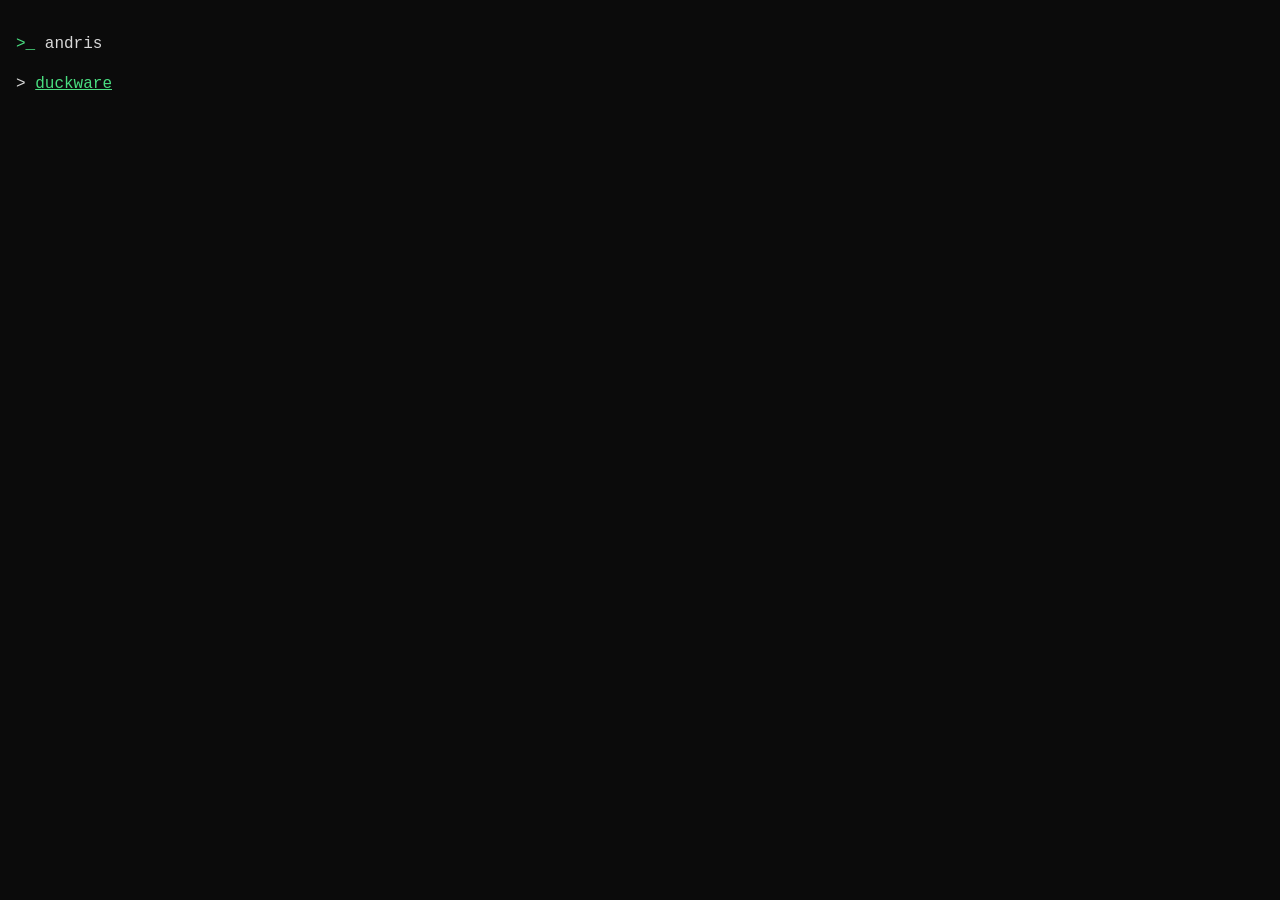
<file: index.html>
<!doctype html>
<html lang="en">
<head>
<meta charset="utf-8">
<meta name="viewport" content="width=device-width, initial-scale=1, viewport-fit=cover">
<meta name="theme-color" content="#0b0b0b">
<meta name="apple-mobile-web-app-capable" content="yes">
<meta name="mobile-web-app-capable" content="yes">
<meta name="apple-mobile-web-app-status-bar-style" content="black-translucent">
<meta name="apple-mobile-web-app-title" content="andris">
<link rel="manifest" href="/manifest.webmanifest">
<link rel="apple-touch-icon" href="/icons/icon-180.png">
<link rel="alternate" type="application/rss+xml" title="andris" href="/feed.xml">
<title>andris</title>
<link rel="icon" href="duckware/icons/duckware.png">
<style>
  body {
    margin: 0;
    padding: max(16px, env(safe-area-inset-top)) max(16px, env(safe-area-inset-right)) max(16px, env(safe-area-inset-bottom)) max(16px, env(safe-area-inset-left));
    background: #0b0b0b;
    color: #d8d8d8;
    font: 16px/1.5 Consolas, "Courier New", monospace;
    color-scheme: dark;
  }
  span {
    color: #4ade80;
  }
  a {
    color: #4ade80;
  }
  .post {
    margin-top: 32px;
    max-width: 640px;
  }
  .by {
    color: #8a8a8a;
  }
  .text {
    white-space: pre-wrap;
  }
</style>
</head>
<body>
<p><span>&gt;_</span> andris</p>
<p>&gt; <a href="duckware/">duckware</a></p>
<div id="posts"></div>
<script>
  // Posts written on /admin, newest first: who, when, and the text (shown as plain text).
  fetch("posts.json", { cache: "no-store" })
    .then((r) => r.json())
    .then((posts) => {
      for (const post of posts) {
        const el = document.createElement("div");
        el.className = "post";
        const by = document.createElement("div");
        by.className = "by";
        by.textContent = `${post.user} · ${new Date(post.date).toLocaleDateString("nb-NO", { day: "numeric", month: "long", year: "numeric" })}`;
        const text = document.createElement("div");
        text.className = "text";
        text.textContent = post.text;
        el.append(by, text);
        document.getElementById("posts").append(el);
      }
    })
    .catch(() => {});
</script>
<script>if ("serviceWorker" in navigator) navigator.serviceWorker.register("/sw.js");</script>
</body>
</html>
</file>
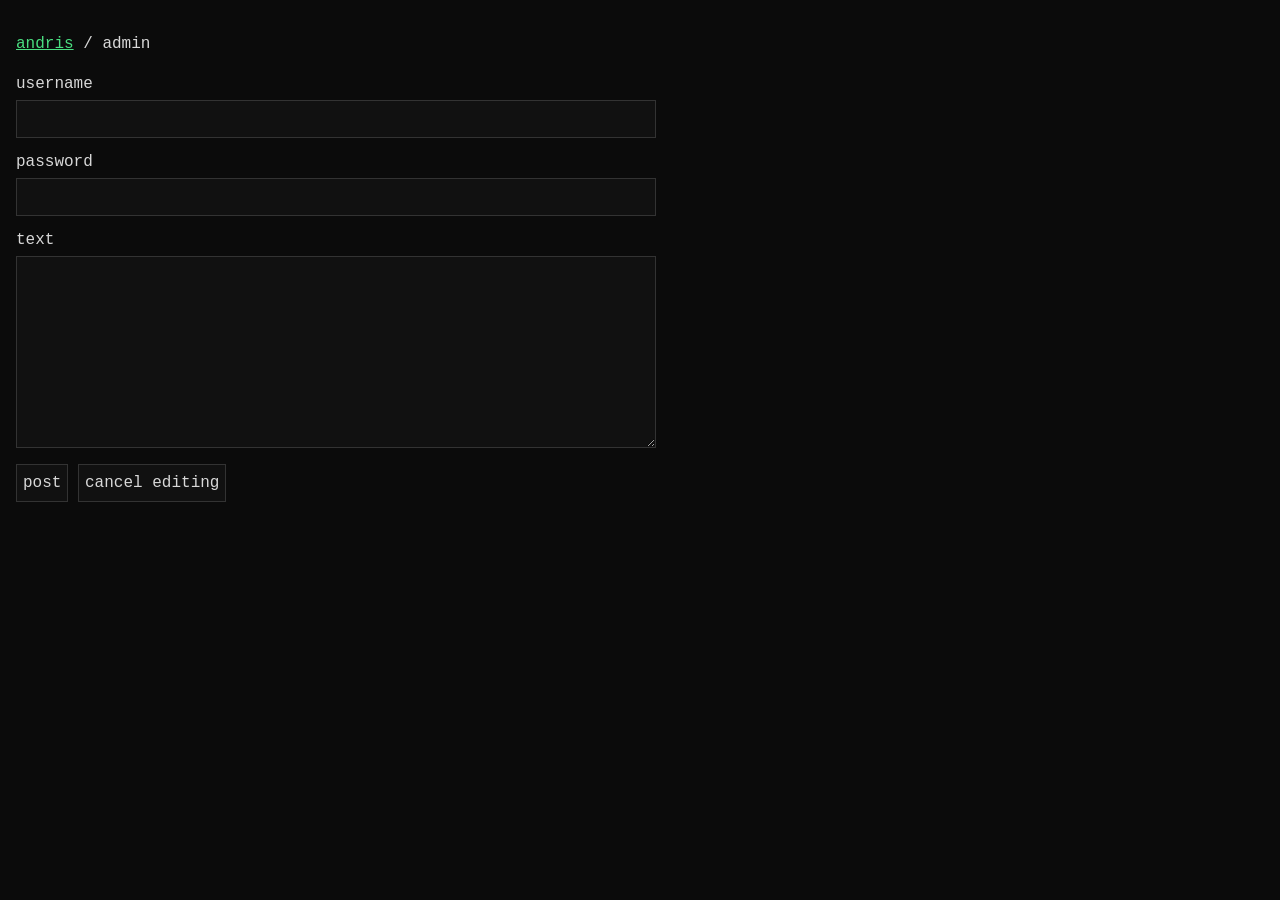
<file: admin/index.html>
<!doctype html>
<html lang="en">
<head>
<meta charset="utf-8">
<meta name="viewport" content="width=device-width, initial-scale=1, viewport-fit=cover">
<meta name="theme-color" content="#0b0b0b">
<meta name="apple-mobile-web-app-capable" content="yes">
<meta name="mobile-web-app-capable" content="yes">
<meta name="apple-mobile-web-app-status-bar-style" content="black-translucent">
<meta name="apple-mobile-web-app-title" content="andris">
<link rel="manifest" href="/manifest.webmanifest">
<link rel="apple-touch-icon" href="/icons/icon-180.png">
<meta name="robots" content="noindex">
<title>admin</title>
<link rel="icon" href="../duckware/icons/duckware.png">
<style>
  body {
    margin: 0;
    padding: max(16px, env(safe-area-inset-top)) max(16px, env(safe-area-inset-right)) max(16px, env(safe-area-inset-bottom)) max(16px, env(safe-area-inset-left));
    max-width: 640px;
    background: #0b0b0b;
    color: #d8d8d8;
    font: 16px/1.5 Consolas, "Courier New", monospace;
    color-scheme: dark;
  }
  a {
    color: #4ade80;
  }
  input,
  textarea,
  button {
    display: block;
    width: 100%;
    box-sizing: border-box;
    margin: 4px 0 12px;
    padding: 6px;
    border: 1px solid #333333;
    border-radius: 0;
    background: #111111;
    color: inherit;
    font: inherit;
  }
  .post {
    margin-top: 24px;
  }
  .by {
    color: #8a8a8a;
  }
  .text {
    white-space: pre-wrap;
  }
  textarea {
    height: 12em;
  }
  button {
    display: inline-block;
    width: auto;
    cursor: pointer;
  }
</style>
</head>
<body>
<p><a href="../">andris</a> / admin</p>
<form id="form">
  <label>username<input id="user" autocomplete="username" required></label>
  <label>password<input id="token" type="password" autocomplete="current-password" required></label>
  <label>text<textarea id="text" required></textarea></label>
  <button id="post">post</button> <button id="cancel" type="button" hidden>cancel editing</button>
</form>
<p id="status"></p>
<div id="posts"></div>
<script>
  // Posts live in posts.json in the site's GitHub repository, and feed.xml is made from them for
  // RSS readers. GitHub checks the password (an access token that may write to that repository);
  // nothing is checked in this page itself.
  const REPO = "https://api.github.com/repos/duckrice/duckrice.github.io/contents/";
  const $ = (id) => document.getElementById(id);
  const fromBase64 = (b64) => new TextDecoder().decode(Uint8Array.from(atob(b64.replace(/\n/g, "")), (c) => c.charCodeAt(0)));
  const toBase64 = (text) => btoa(String.fromCharCode(...new TextEncoder().encode(text)));
  const esc = (s) => s.replace(/&/g, "&amp;").replace(/</g, "&lt;").replace(/>/g, "&gt;");
  let editing = null;

  function feed(posts) {
    const items = posts.map((p) => `<item><title>${esc(p.text.split("\n")[0].slice(0, 80))}</title><description>${esc(p.text)}</description><author>${esc(p.user)}</author><pubDate>${new Date(p.date).toUTCString()}</pubDate><guid isPermaLink="false">${esc(p.date)}</guid><link>https://${location.host}/</link></item>`);
    return `<?xml version="1.0" encoding="UTF-8"?>\n<rss version="2.0"><channel><title>andris</title><link>https://${location.host}/</link><description>andris</description>${items.join("")}</channel></rss>\n`;
  }

  /** Reads the posts, lets `change` edit them, and saves posts.json and feed.xml. */
  async function update(change, message) {
    const user = $("user").value.trim();
    const headers = { Authorization: `Bearer ${$("token").value.trim()}`, Accept: "application/vnd.github+json" };
    const me = await fetch("https://api.github.com/user", { headers });
    if (!me.ok || (await me.json()).login.toLowerCase() !== user.toLowerCase()) throw new Error("wrong username or password.");
    const file = await (await fetch(REPO + "posts.json", { headers, cache: "no-store" })).json();
    const posts = change(JSON.parse(fromBase64(file.content)), user);
    const put = async (path, text, sha) => {
      const saved = await fetch(REPO + path, { method: "PUT", headers, body: JSON.stringify({ message, content: toBase64(text), ...(sha ? { sha } : {}) }) });
      if (!saved.ok) throw new Error(saved.status === 403 || saved.status === 404 ? "this password may not post." : "couldn't save.");
    };
    await put("posts.json", JSON.stringify(posts, null, 2) + "\n", file.sha);
    const old = await fetch(REPO + "feed.xml", { headers, cache: "no-store" });
    await put("feed.xml", feed(posts), old.ok ? (await old.json()).sha : null);
    show(posts);
  }

  function show(posts) {
    $("posts").replaceChildren(
      ...posts.map((p, i) => {
        const el = document.createElement("div");
        el.className = "post";
        const by = document.createElement("div");
        by.className = "by";
        by.textContent = `${p.user} · ${new Date(p.date).toLocaleDateString("nb-NO")} `;
        const edit = Object.assign(document.createElement("a"), { href: "#", textContent: "edit" });
        edit.addEventListener("click", (e) => {
          e.preventDefault();
          editing = p.date;
          $("text").value = p.text;
          $("post").textContent = "save";
          $("cancel").hidden = false;
          $("text").focus();
        });
        const del = Object.assign(document.createElement("a"), { href: "#", textContent: "delete" });
        del.addEventListener("click", (e) => {
          e.preventDefault();
          if (!confirm("delete this post?")) return;
          run(() => update((all) => all.filter((x) => x.date !== p.date), "Delete a post"), "deleted.");
        });
        by.append(edit, " ", del);
        const text = document.createElement("div");
        text.className = "text";
        text.textContent = p.text;
        el.append(by, text);
        return el;
      }),
    );
  }

  async function run(job, done) {
    $("status").textContent = "saving…";
    try {
      await job();
      $("status").textContent = `${done} the site shows it in a minute or two.`;
    } catch (error) {
      $("status").textContent = String(error.message ?? error);
    }
  }

  const stopEditing = () => {
    editing = null;
    $("text").value = "";
    $("post").textContent = "post";
    $("cancel").hidden = true;
  };
  $("cancel").addEventListener("click", stopEditing);
  $("form").addEventListener("submit", (event) => {
    event.preventDefault();
    const text = $("text").value.trim();
    const was = editing;
    run(async () => {
      await update((all, user) => (was ? all.map((x) => (x.date === was ? { ...x, text } : x)) : [{ user, date: new Date().toISOString(), text }, ...all]), was ? "Edit a post" : `Post by ${$("user").value.trim()}`);
      stopEditing();
    }, was ? "saved." : "posted.");
  });
  fetch("../posts.json", { cache: "no-store" }).then((r) => r.json()).then(show).catch(() => {});
</script>
<script>if ("serviceWorker" in navigator) navigator.serviceWorker.register("/sw.js");</script>
</body>
</html>
</file>
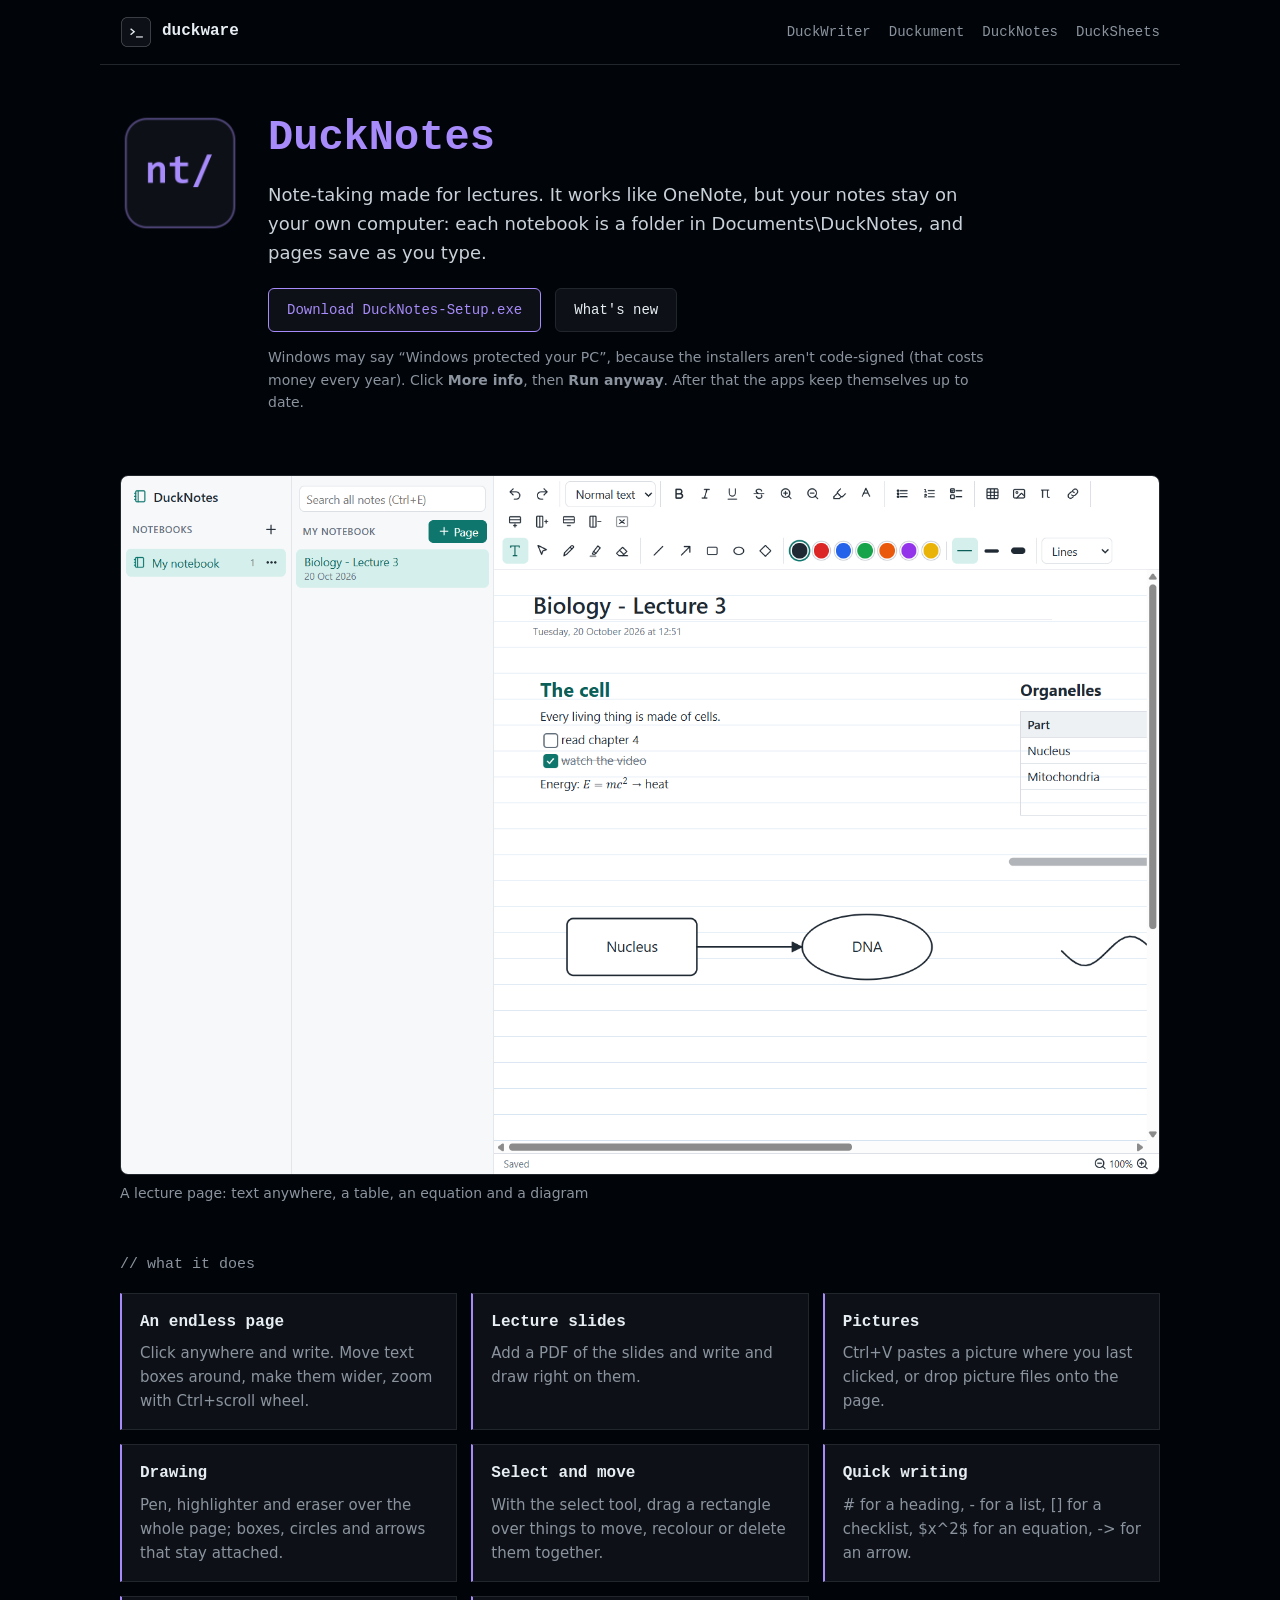
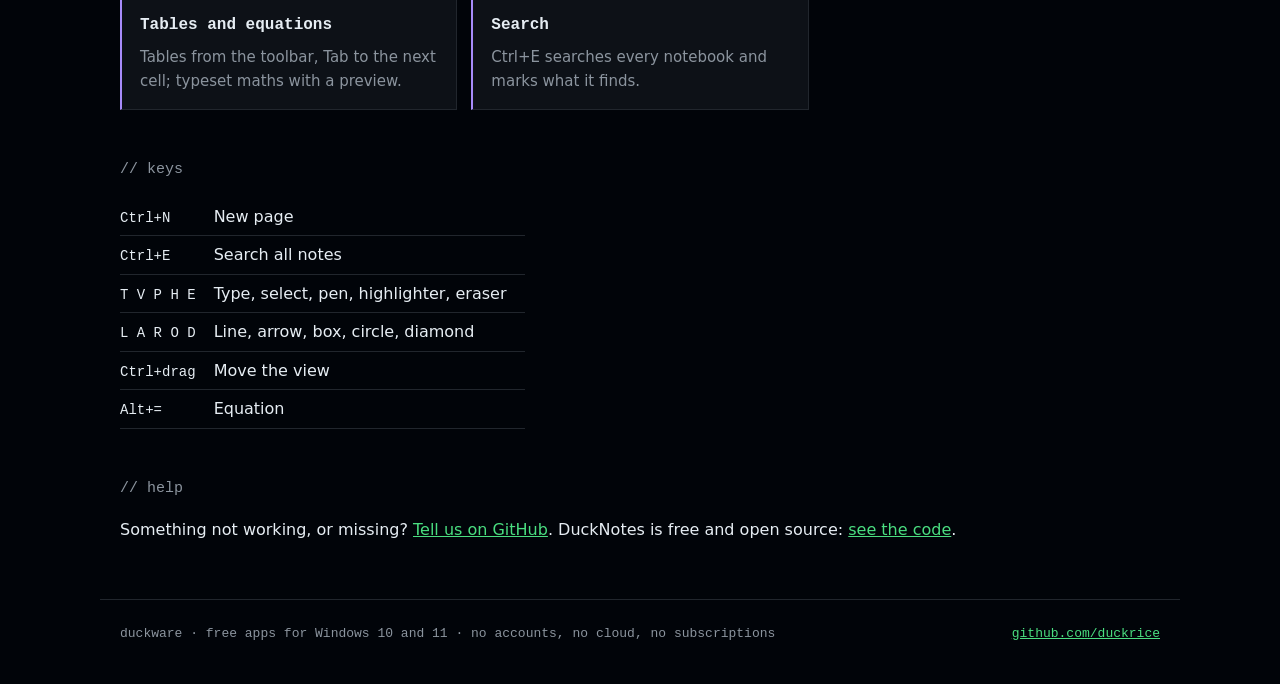
<file: ducknotes/index.html>
<!doctype html>
<html lang="en">
<head>
<meta charset="utf-8">
<meta name="viewport" content="width=device-width, initial-scale=1">
<title>DuckNotes: Notes for lectures, on an endless page, with drawing.</title>
<meta name="description" content="Note-taking made for lectures. It works like OneNote, but your notes stay on your own computer: each notebook is a folder in Documents\DuckNotes, and pages save as you type.">
<link rel="icon" href="../icons/duckware.png">
<link rel="stylesheet" href="../style.css">
</head>
<body>
<header class="top">
  <a class="brand" href="../"><img src="../icons/duckware.png" alt=""><span>duckware</span></a>
  <nav><a href="../duckwriter/" style="--c:#22d3ee">DuckWriter</a><a href="../duckument/" style="--c:#f59e0b">Duckument</a><a href="../ducknotes/" style="--c:#a78bfa">DuckNotes</a><a href="../ducksheets/" style="--c:#4ade80">DuckSheets</a></nav>
</header>
<main>
<section class="hero app" style="--c:#a78bfa">
  <img class="app-icon" src="../icons/ducknotes.png" alt="">
  <div>
    <h1>DuckNotes</h1>
    <p class="lead">Note-taking made for lectures. It works like OneNote, but your notes stay on your own computer: each notebook is a folder in Documents\DuckNotes, and pages save as you type.</p>
    <div class="actions">
      <a class="btn primary" href="https://github.com/duckrice/ducknotes/releases/latest/download/DuckNotes-Setup.exe">Download DuckNotes-Setup.exe</a>
      <a class="btn" href="https://github.com/duckrice/ducknotes/releases">What's new</a>
    </div>
    <p class="note">Windows may say <q>Windows protected your PC</q>, because the installers aren't code-signed (that costs money every year). Click <b>More info</b>, then <b>Run anyway</b>. After that the apps keep themselves up to date.</p>
  </div>
</section>
<section class="shots">
<figure><img class="shot" src="../shots/ducknotes.png" alt="A lecture page: text anywhere, a table, an equation and a diagram"><figcaption>A lecture page: text anywhere, a table, an equation and a diagram</figcaption></figure>
</section>
<section style="--c:#a78bfa">
  <h2>// what it does</h2>
  <div class="features">
    <div class="feature"><h3>An endless page</h3><p>Click anywhere and write. Move text boxes around, make them wider, zoom with Ctrl+scroll wheel.</p></div>
    <div class="feature"><h3>Lecture slides</h3><p>Add a PDF of the slides and write and draw right on them.</p></div>
    <div class="feature"><h3>Pictures</h3><p>Ctrl+V pastes a picture where you last clicked, or drop picture files onto the page.</p></div>
    <div class="feature"><h3>Drawing</h3><p>Pen, highlighter and eraser over the whole page; boxes, circles and arrows that stay attached.</p></div>
    <div class="feature"><h3>Select and move</h3><p>With the select tool, drag a rectangle over things to move, recolour or delete them together.</p></div>
    <div class="feature"><h3>Quick writing</h3><p># for a heading, - for a list, [] for a checklist, $x^2$ for an equation, -&gt; for an arrow.</p></div>
    <div class="feature"><h3>Tables and equations</h3><p>Tables from the toolbar, Tab to the next cell; typeset maths with a preview.</p></div>
    <div class="feature"><h3>Search</h3><p>Ctrl+E searches every notebook and marks what it finds.</p></div>
  </div>
  
</section>
<section>
  <h2>// keys</h2>
  <table class="keys">
    <tr><td><kbd>Ctrl+N</kbd></td><td>New page</td></tr>
    <tr><td><kbd>Ctrl+E</kbd></td><td>Search all notes</td></tr>
    <tr><td><kbd>T V P H E</kbd></td><td>Type, select, pen, highlighter, eraser</td></tr>
    <tr><td><kbd>L A R O D</kbd></td><td>Line, arrow, box, circle, diamond</td></tr>
    <tr><td><kbd>Ctrl+drag</kbd></td><td>Move the view</td></tr>
    <tr><td><kbd>Alt+=</kbd></td><td>Equation</td></tr>
  </table>
</section>
<section>
  <h2>// help</h2>
  <p>Something not working, or missing? <a href="https://github.com/duckrice/ducknotes/issues/new">Tell us on GitHub</a>. DuckNotes is free and open source: <a href="https://github.com/duckrice/ducknotes">see the code</a>.</p>
</section>
</main>
<footer class="bottom">
  <span>duckware · free apps for Windows 10 and 11 · no accounts, no cloud, no subscriptions</span>
  <a href="https://github.com/duckrice">github.com/duckrice</a>
</footer>
</body>
</html>
</file>
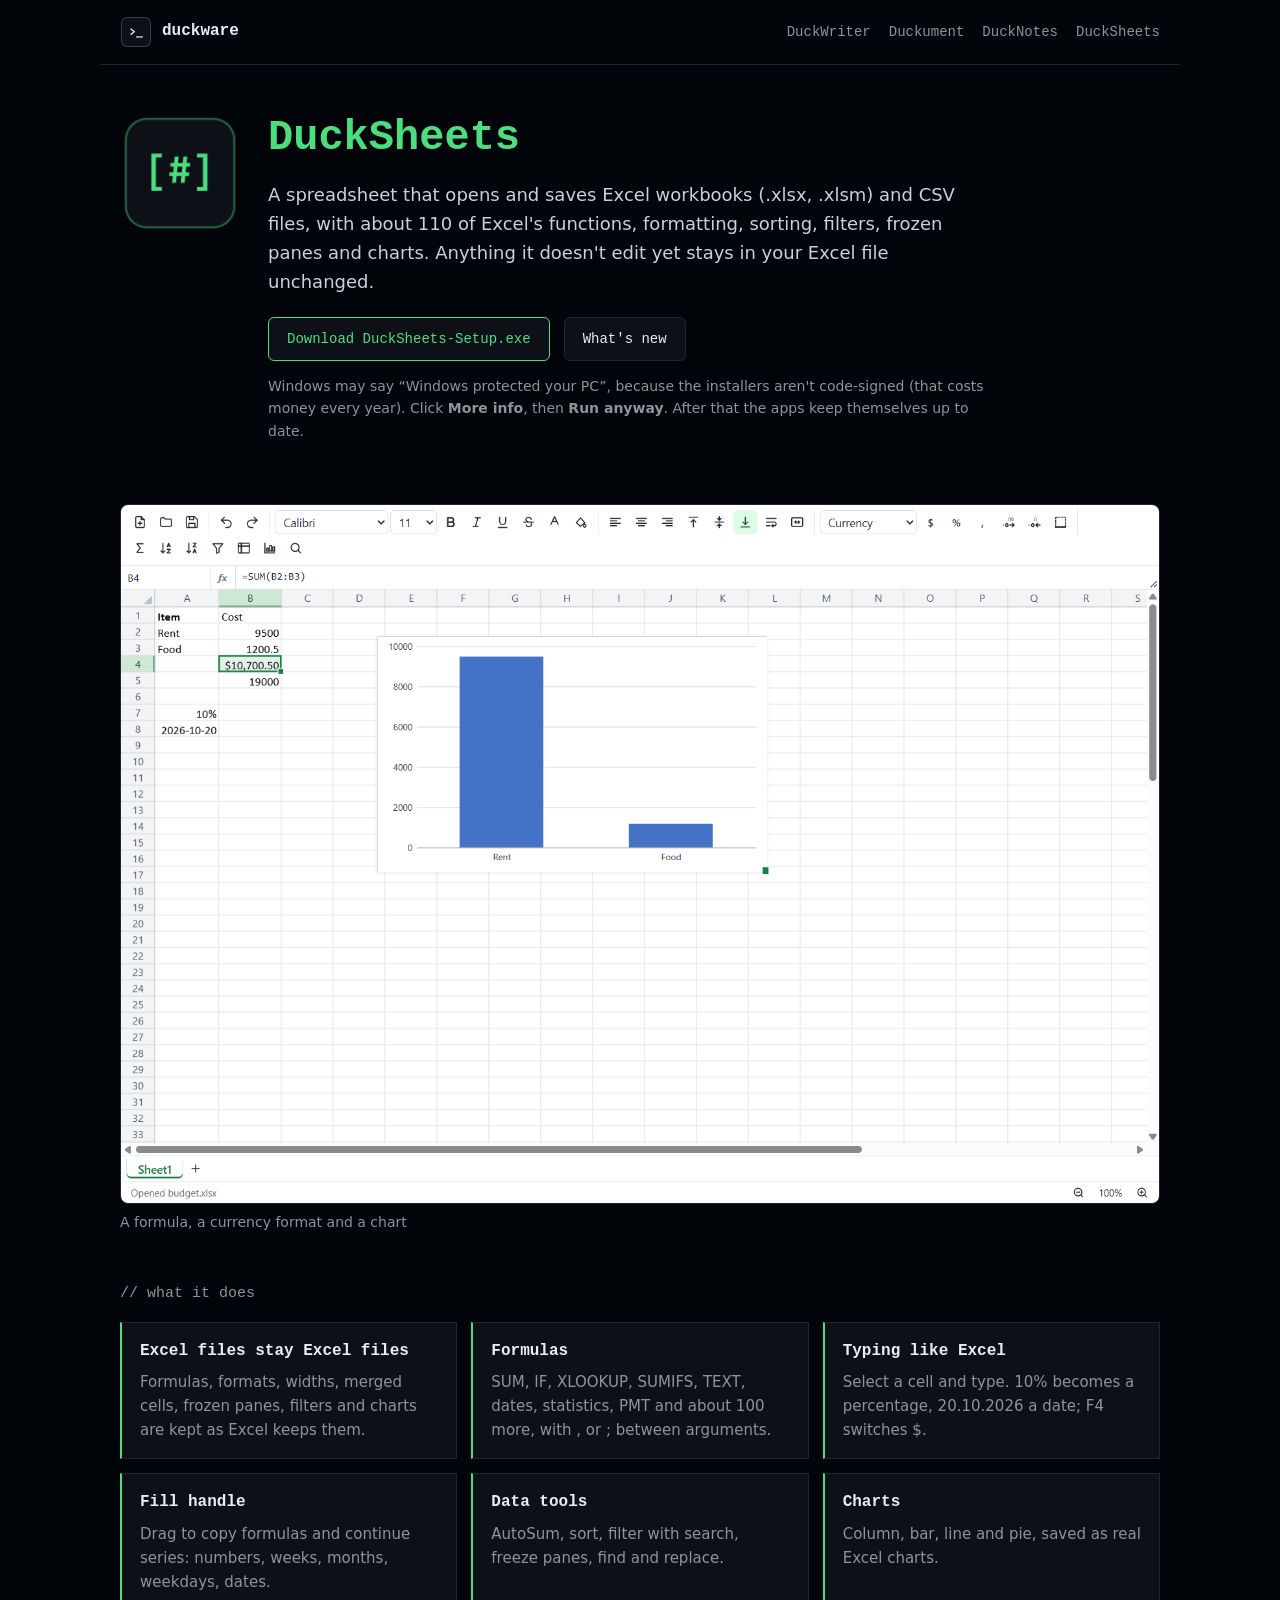
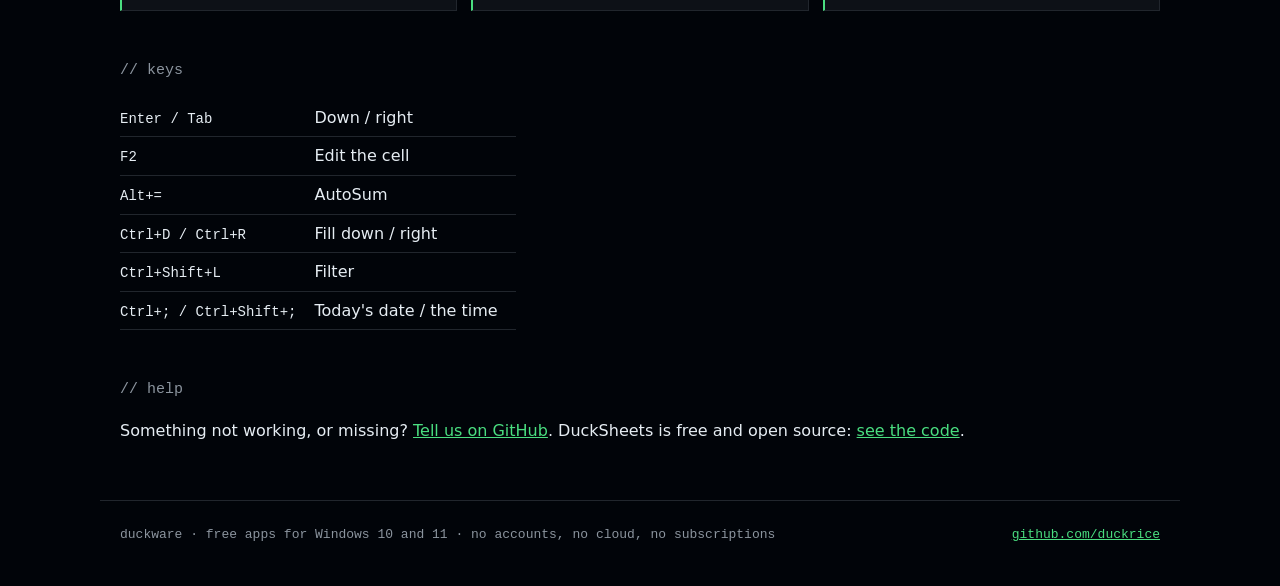
<file: ducksheets/index.html>
<!doctype html>
<html lang="en">
<head>
<meta charset="utf-8">
<meta name="viewport" content="width=device-width, initial-scale=1">
<title>DuckSheets: Spreadsheets that open and save Excel files.</title>
<meta name="description" content="A spreadsheet that opens and saves Excel workbooks (.xlsx, .xlsm) and CSV files, with about 110 of Excel's functions, formatting, sorting, filters, frozen panes and charts. Anything it doesn't edit yet stays in your Excel file unchanged.">
<link rel="icon" href="../icons/duckware.png">
<link rel="stylesheet" href="../style.css">
</head>
<body>
<header class="top">
  <a class="brand" href="../"><img src="../icons/duckware.png" alt=""><span>duckware</span></a>
  <nav><a href="../duckwriter/" style="--c:#22d3ee">DuckWriter</a><a href="../duckument/" style="--c:#f59e0b">Duckument</a><a href="../ducknotes/" style="--c:#a78bfa">DuckNotes</a><a href="../ducksheets/" style="--c:#4ade80">DuckSheets</a></nav>
</header>
<main>
<section class="hero app" style="--c:#4ade80">
  <img class="app-icon" src="../icons/ducksheets.png" alt="">
  <div>
    <h1>DuckSheets</h1>
    <p class="lead">A spreadsheet that opens and saves Excel workbooks (.xlsx, .xlsm) and CSV files, with about 110 of Excel's functions, formatting, sorting, filters, frozen panes and charts. Anything it doesn't edit yet stays in your Excel file unchanged.</p>
    <div class="actions">
      <a class="btn primary" href="https://github.com/duckrice/ducksheets/releases/latest/download/DuckSheets-Setup.exe">Download DuckSheets-Setup.exe</a>
      <a class="btn" href="https://github.com/duckrice/ducksheets/releases">What's new</a>
    </div>
    <p class="note">Windows may say <q>Windows protected your PC</q>, because the installers aren't code-signed (that costs money every year). Click <b>More info</b>, then <b>Run anyway</b>. After that the apps keep themselves up to date.</p>
  </div>
</section>
<section class="shots">
<figure><img class="shot" src="../shots/ducksheets.png" alt="A formula, a currency format and a chart"><figcaption>A formula, a currency format and a chart</figcaption></figure>
</section>
<section style="--c:#4ade80">
  <h2>// what it does</h2>
  <div class="features">
    <div class="feature"><h3>Excel files stay Excel files</h3><p>Formulas, formats, widths, merged cells, frozen panes, filters and charts are kept as Excel keeps them.</p></div>
    <div class="feature"><h3>Formulas</h3><p>SUM, IF, XLOOKUP, SUMIFS, TEXT, dates, statistics, PMT and about 100 more, with , or ; between arguments.</p></div>
    <div class="feature"><h3>Typing like Excel</h3><p>Select a cell and type. 10% becomes a percentage, 20.10.2026 a date; F4 switches $.</p></div>
    <div class="feature"><h3>Fill handle</h3><p>Drag to copy formulas and continue series: numbers, weeks, months, weekdays, dates.</p></div>
    <div class="feature"><h3>Data tools</h3><p>AutoSum, sort, filter with search, freeze panes, find and replace.</p></div>
    <div class="feature"><h3>Charts</h3><p>Column, bar, line and pie, saved as real Excel charts.</p></div>
  </div>
  
</section>
<section>
  <h2>// keys</h2>
  <table class="keys">
    <tr><td><kbd>Enter / Tab</kbd></td><td>Down / right</td></tr>
    <tr><td><kbd>F2</kbd></td><td>Edit the cell</td></tr>
    <tr><td><kbd>Alt+=</kbd></td><td>AutoSum</td></tr>
    <tr><td><kbd>Ctrl+D / Ctrl+R</kbd></td><td>Fill down / right</td></tr>
    <tr><td><kbd>Ctrl+Shift+L</kbd></td><td>Filter</td></tr>
    <tr><td><kbd>Ctrl+; / Ctrl+Shift+;</kbd></td><td>Today's date / the time</td></tr>
  </table>
</section>
<section>
  <h2>// help</h2>
  <p>Something not working, or missing? <a href="https://github.com/duckrice/ducksheets/issues/new">Tell us on GitHub</a>. DuckSheets is free and open source: <a href="https://github.com/duckrice/ducksheets">see the code</a>.</p>
</section>
</main>
<footer class="bottom">
  <span>duckware · free apps for Windows 10 and 11 · no accounts, no cloud, no subscriptions</span>
  <a href="https://github.com/duckrice">github.com/duckrice</a>
</footer>
</body>
</html>
</file>
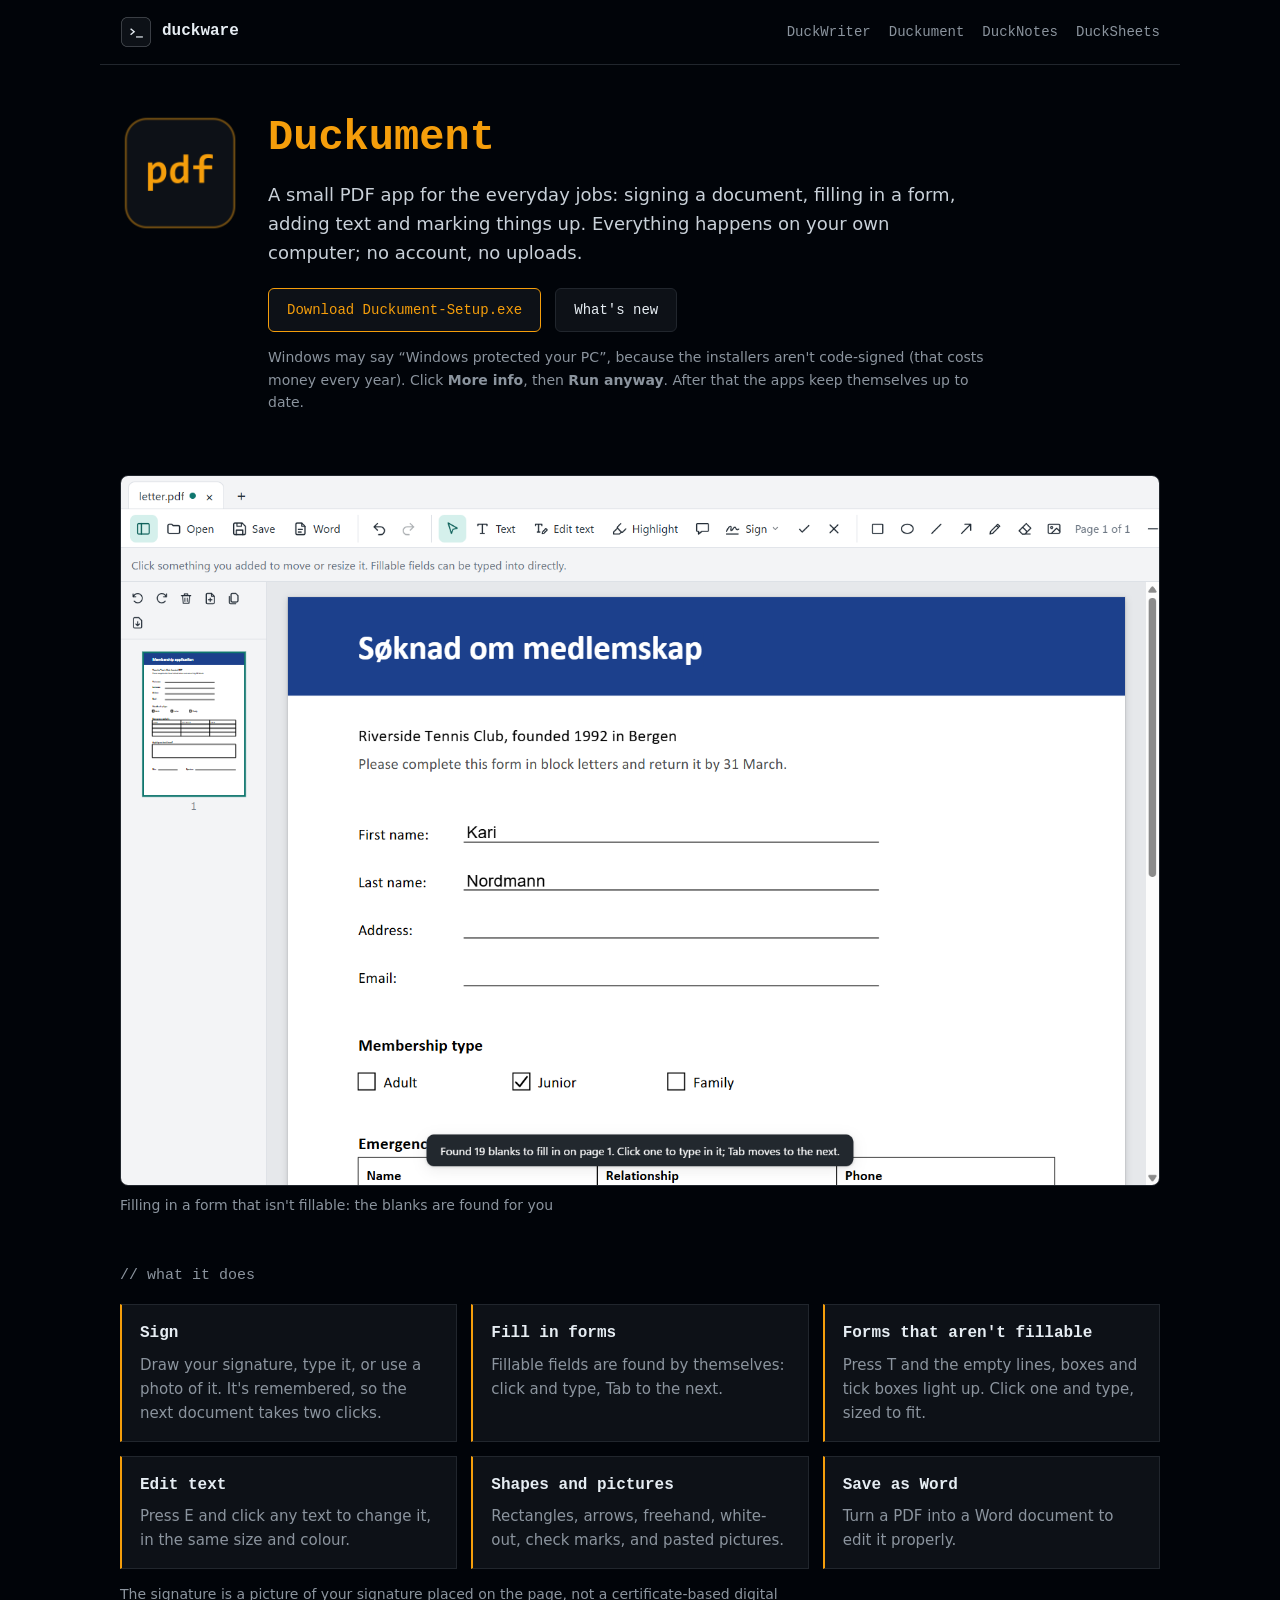
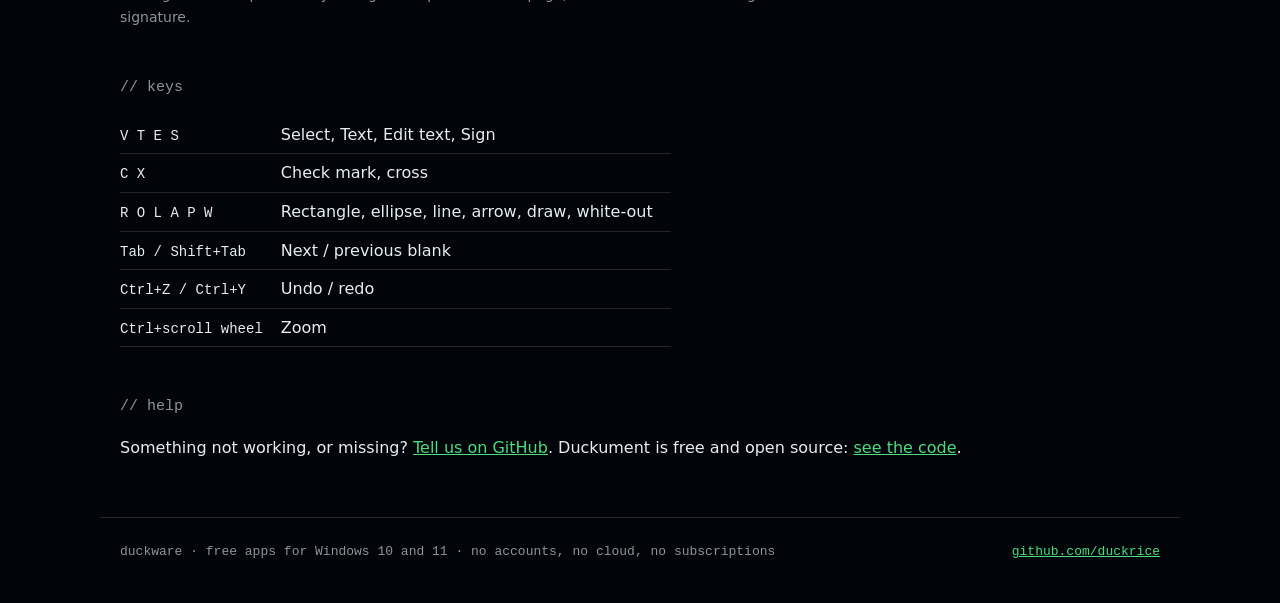
<file: duckument/index.html>
<!doctype html>
<html lang="en">
<head>
<meta charset="utf-8">
<meta name="viewport" content="width=device-width, initial-scale=1">
<title>Duckument: Sign, fill in and edit PDFs.</title>
<meta name="description" content="A small PDF app for the everyday jobs: signing a document, filling in a form, adding text and marking things up. Everything happens on your own computer; no account, no uploads.">
<link rel="icon" href="../icons/duckware.png">
<link rel="stylesheet" href="../style.css">
</head>
<body>
<header class="top">
  <a class="brand" href="../"><img src="../icons/duckware.png" alt=""><span>duckware</span></a>
  <nav><a href="../duckwriter/" style="--c:#22d3ee">DuckWriter</a><a href="../duckument/" style="--c:#f59e0b">Duckument</a><a href="../ducknotes/" style="--c:#a78bfa">DuckNotes</a><a href="../ducksheets/" style="--c:#4ade80">DuckSheets</a></nav>
</header>
<main>
<section class="hero app" style="--c:#f59e0b">
  <img class="app-icon" src="../icons/duckument.png" alt="">
  <div>
    <h1>Duckument</h1>
    <p class="lead">A small PDF app for the everyday jobs: signing a document, filling in a form, adding text and marking things up. Everything happens on your own computer; no account, no uploads.</p>
    <div class="actions">
      <a class="btn primary" href="https://github.com/duckrice/duckument/releases/latest/download/Duckument-Setup.exe">Download Duckument-Setup.exe</a>
      <a class="btn" href="https://github.com/duckrice/duckument/releases">What's new</a>
    </div>
    <p class="note">Windows may say <q>Windows protected your PC</q>, because the installers aren't code-signed (that costs money every year). Click <b>More info</b>, then <b>Run anyway</b>. After that the apps keep themselves up to date.</p>
  </div>
</section>
<section class="shots">
<figure><img class="shot" src="../shots/duckument.png" alt="Filling in a form that isn't fillable: the blanks are found for you"><figcaption>Filling in a form that isn't fillable: the blanks are found for you</figcaption></figure>
</section>
<section style="--c:#f59e0b">
  <h2>// what it does</h2>
  <div class="features">
    <div class="feature"><h3>Sign</h3><p>Draw your signature, type it, or use a photo of it. It's remembered, so the next document takes two clicks.</p></div>
    <div class="feature"><h3>Fill in forms</h3><p>Fillable fields are found by themselves: click and type, Tab to the next.</p></div>
    <div class="feature"><h3>Forms that aren't fillable</h3><p>Press T and the empty lines, boxes and tick boxes light up. Click one and type, sized to fit.</p></div>
    <div class="feature"><h3>Edit text</h3><p>Press E and click any text to change it, in the same size and colour.</p></div>
    <div class="feature"><h3>Shapes and pictures</h3><p>Rectangles, arrows, freehand, white-out, check marks, and pasted pictures.</p></div>
    <div class="feature"><h3>Save as Word</h3><p>Turn a PDF into a Word document to edit it properly.</p></div>
  </div>
  <p class="note">The signature is a picture of your signature placed on the page, not a certificate-based digital signature.</p>
</section>
<section>
  <h2>// keys</h2>
  <table class="keys">
    <tr><td><kbd>V T E S</kbd></td><td>Select, Text, Edit text, Sign</td></tr>
    <tr><td><kbd>C X</kbd></td><td>Check mark, cross</td></tr>
    <tr><td><kbd>R O L A P W</kbd></td><td>Rectangle, ellipse, line, arrow, draw, white-out</td></tr>
    <tr><td><kbd>Tab / Shift+Tab</kbd></td><td>Next / previous blank</td></tr>
    <tr><td><kbd>Ctrl+Z / Ctrl+Y</kbd></td><td>Undo / redo</td></tr>
    <tr><td><kbd>Ctrl+scroll wheel</kbd></td><td>Zoom</td></tr>
  </table>
</section>
<section>
  <h2>// help</h2>
  <p>Something not working, or missing? <a href="https://github.com/duckrice/duckument/issues/new">Tell us on GitHub</a>. Duckument is free and open source: <a href="https://github.com/duckrice/duckument">see the code</a>.</p>
</section>
</main>
<footer class="bottom">
  <span>duckware · free apps for Windows 10 and 11 · no accounts, no cloud, no subscriptions</span>
  <a href="https://github.com/duckrice">github.com/duckrice</a>
</footer>
</body>
</html>
</file>
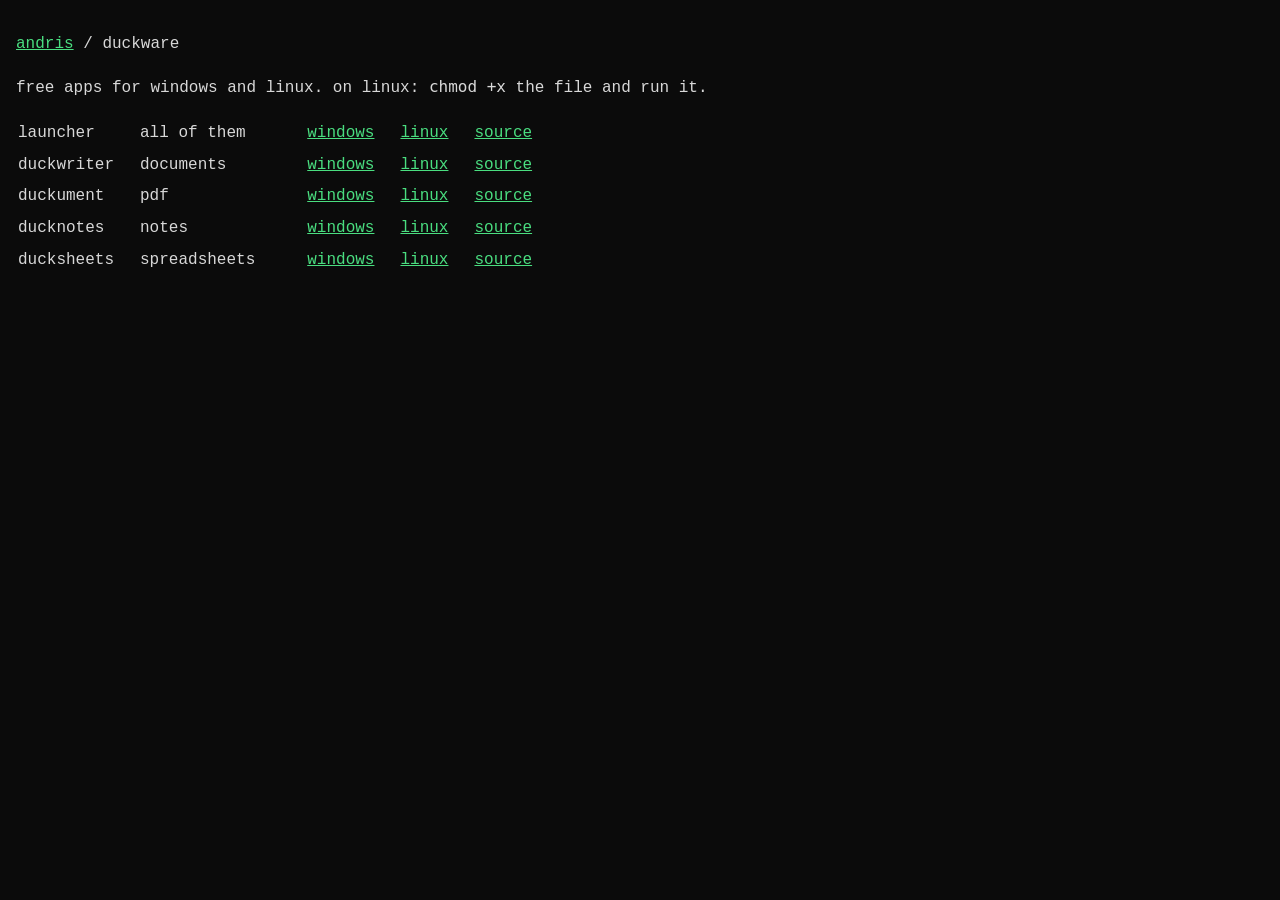
<file: duckware/index.html>
<!doctype html>
<html lang="en">
<head>
<meta charset="utf-8">
<meta name="viewport" content="width=device-width, initial-scale=1, viewport-fit=cover">
<meta name="theme-color" content="#0b0b0b">
<meta name="apple-mobile-web-app-capable" content="yes">
<meta name="mobile-web-app-capable" content="yes">
<meta name="apple-mobile-web-app-status-bar-style" content="black-translucent">
<meta name="apple-mobile-web-app-title" content="andris">
<link rel="manifest" href="/manifest.webmanifest">
<link rel="apple-touch-icon" href="/icons/icon-180.png">
<title>duckware</title>
<link rel="icon" href="icons/duckware.png">
<style>
  body {
    margin: 0;
    padding: max(16px, env(safe-area-inset-top)) max(16px, env(safe-area-inset-right)) max(16px, env(safe-area-inset-bottom)) max(16px, env(safe-area-inset-left));
    background: #0b0b0b;
    color: #d8d8d8;
    font: 16px/1.6 Consolas, "Courier New", monospace;
    color-scheme: dark;
  }
  a {
    color: #4ade80;
  }
  td {
    padding: 2px 24px 2px 0;
  }
</style>
</head>
<body>
<p><a href="../">andris</a> / duckware</p>
<p>free apps for windows and linux. on linux: <code>chmod +x</code> the file and run it.</p>
<table>
  <tr><td>launcher</td><td>all of them</td><td class="v" data-repo="duckware"></td><td><a href="https://github.com/duckrice/duckware/releases/latest/download/Duckware-Setup.exe">windows</a></td><td><a href="https://github.com/duckrice/duckware/releases/latest/download/Duckware-x86_64.AppImage">linux</a></td><td><a href="https://github.com/duckrice/duckware">source</a></td></tr>
  <tr><td>duckwriter</td><td>documents</td><td class="v" data-repo="duckwriter"></td><td><a href="https://github.com/duckrice/duckwriter/releases/latest/download/DuckWriter-Setup.exe">windows</a></td><td><a href="https://github.com/duckrice/duckwriter/releases/latest/download/DuckWriter-x86_64.AppImage">linux</a></td><td><a href="https://github.com/duckrice/duckwriter">source</a></td></tr>
  <tr><td>duckument</td><td>pdf</td><td class="v" data-repo="duckument"></td><td><a href="https://github.com/duckrice/duckument/releases/latest/download/Duckument-Setup.exe">windows</a></td><td><a href="https://github.com/duckrice/duckument/releases/latest/download/Duckument-x86_64.AppImage">linux</a></td><td><a href="https://github.com/duckrice/duckument">source</a></td></tr>
  <tr><td>ducknotes</td><td>notes</td><td class="v" data-repo="ducknotes"></td><td><a href="https://github.com/duckrice/ducknotes/releases/latest/download/DuckNotes-Setup.exe">windows</a></td><td><a href="https://github.com/duckrice/ducknotes/releases/latest/download/DuckNotes-x86_64.AppImage">linux</a></td><td><a href="https://github.com/duckrice/ducknotes">source</a></td></tr>
  <tr><td>ducksheets</td><td>spreadsheets</td><td class="v" data-repo="ducksheets"></td><td><a href="https://github.com/duckrice/ducksheets/releases/latest/download/DuckSheets-Setup.exe">windows</a></td><td><a href="https://github.com/duckrice/ducksheets/releases/latest/download/DuckSheets-x86_64.AppImage">linux</a></td><td><a href="https://github.com/duckrice/ducksheets">source</a></td></tr>
</table>
<script>
  // Each app's latest version and its date, from GitHub.
  for (const cell of document.querySelectorAll("td.v")) {
    fetch(`https://api.github.com/repos/duckrice/${cell.dataset.repo}/releases/latest`)
      .then((r) => r.json())
      .then((r) => (cell.textContent = r.tag_name ? `${r.tag_name} · ${new Date(r.published_at).toLocaleDateString("nb-NO")}` : ""))
      .catch(() => {});
  }
</script>
<script>if ("serviceWorker" in navigator) navigator.serviceWorker.register("/sw.js");</script>
</body>
</html>
</file>
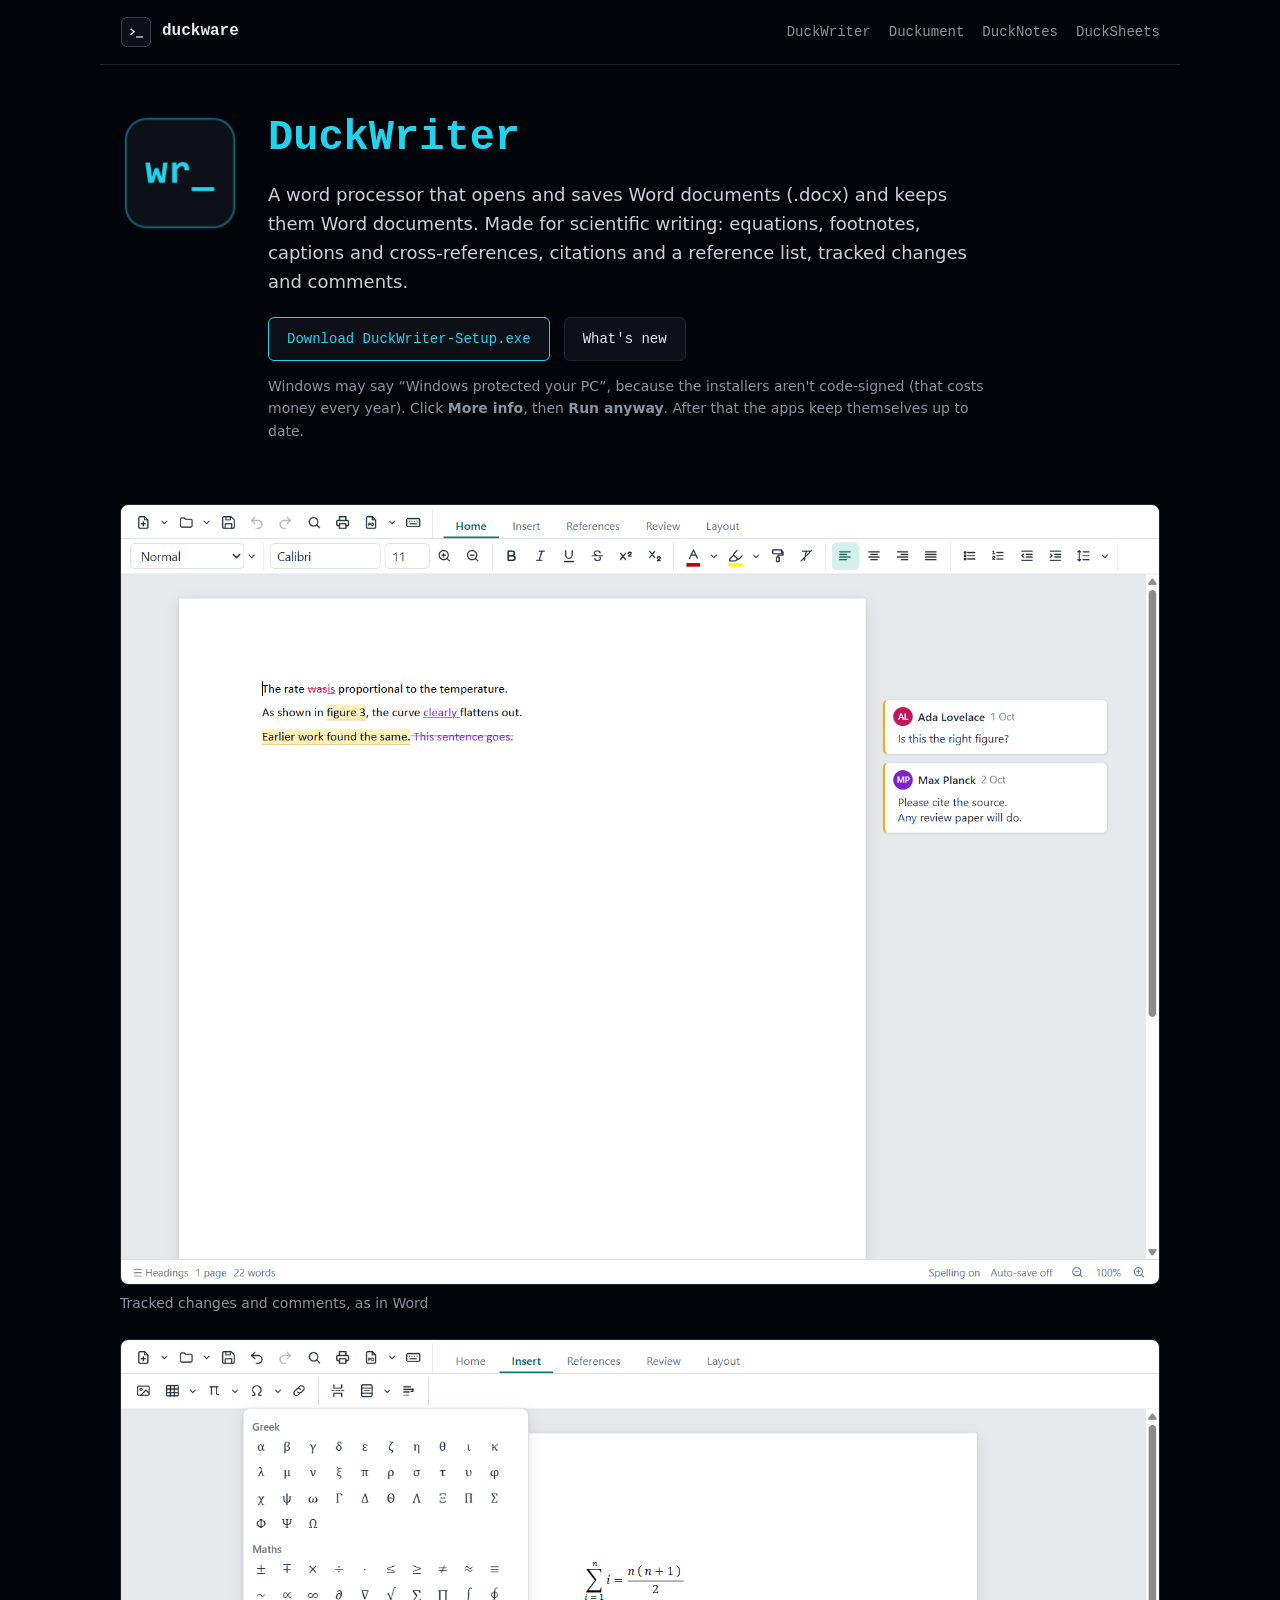
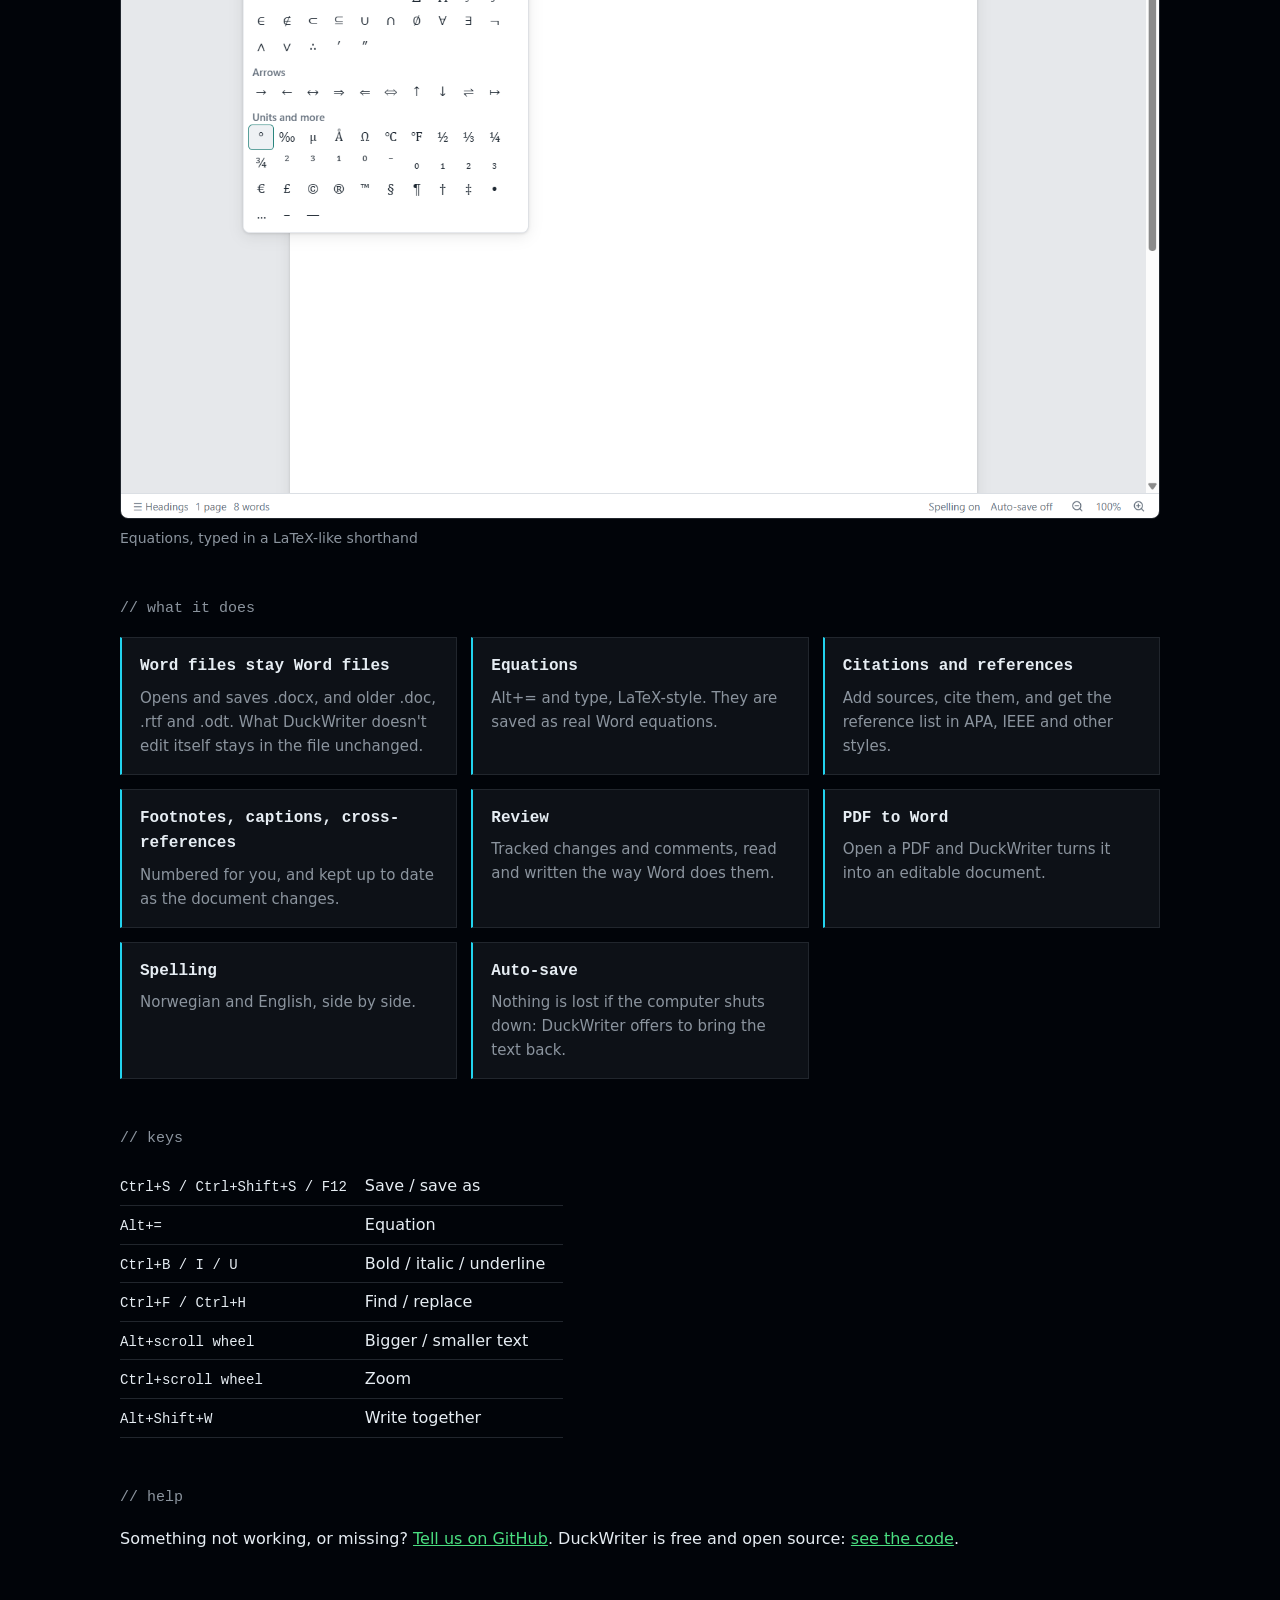
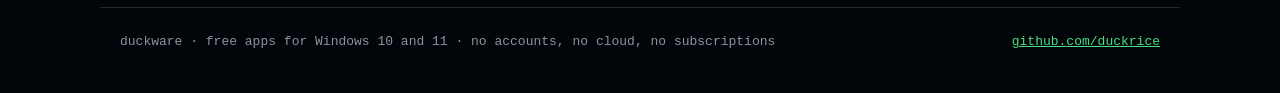
<file: duckwriter/index.html>
<!doctype html>
<html lang="en">
<head>
<meta charset="utf-8">
<meta name="viewport" content="width=device-width, initial-scale=1">
<title>DuckWriter: Write documents and open Word files, made for reports and theses.</title>
<meta name="description" content="A word processor that opens and saves Word documents (.docx) and keeps them Word documents. Made for scientific writing: equations, footnotes, captions and cross-references, citations and a reference list, tracked changes and comments.">
<link rel="icon" href="../icons/duckware.png">
<link rel="stylesheet" href="../style.css">
</head>
<body>
<header class="top">
  <a class="brand" href="../"><img src="../icons/duckware.png" alt=""><span>duckware</span></a>
  <nav><a href="../duckwriter/" style="--c:#22d3ee">DuckWriter</a><a href="../duckument/" style="--c:#f59e0b">Duckument</a><a href="../ducknotes/" style="--c:#a78bfa">DuckNotes</a><a href="../ducksheets/" style="--c:#4ade80">DuckSheets</a></nav>
</header>
<main>
<section class="hero app" style="--c:#22d3ee">
  <img class="app-icon" src="../icons/duckwriter.png" alt="">
  <div>
    <h1>DuckWriter</h1>
    <p class="lead">A word processor that opens and saves Word documents (.docx) and keeps them Word documents. Made for scientific writing: equations, footnotes, captions and cross-references, citations and a reference list, tracked changes and comments.</p>
    <div class="actions">
      <a class="btn primary" href="https://github.com/duckrice/duckwriter/releases/latest/download/DuckWriter-Setup.exe">Download DuckWriter-Setup.exe</a>
      <a class="btn" href="https://github.com/duckrice/duckwriter/releases">What's new</a>
    </div>
    <p class="note">Windows may say <q>Windows protected your PC</q>, because the installers aren't code-signed (that costs money every year). Click <b>More info</b>, then <b>Run anyway</b>. After that the apps keep themselves up to date.</p>
  </div>
</section>
<section class="shots">
<figure><img class="shot" src="../shots/duckwriter-review.png" alt="Tracked changes and comments, as in Word"><figcaption>Tracked changes and comments, as in Word</figcaption></figure>
<figure><img class="shot" src="../shots/duckwriter-equations.png" alt="Equations, typed in a LaTeX-like shorthand"><figcaption>Equations, typed in a LaTeX-like shorthand</figcaption></figure>
</section>
<section style="--c:#22d3ee">
  <h2>// what it does</h2>
  <div class="features">
    <div class="feature"><h3>Word files stay Word files</h3><p>Opens and saves .docx, and older .doc, .rtf and .odt. What DuckWriter doesn't edit itself stays in the file unchanged.</p></div>
    <div class="feature"><h3>Equations</h3><p>Alt+= and type, LaTeX-style. They are saved as real Word equations.</p></div>
    <div class="feature"><h3>Citations and references</h3><p>Add sources, cite them, and get the reference list in APA, IEEE and other styles.</p></div>
    <div class="feature"><h3>Footnotes, captions, cross-references</h3><p>Numbered for you, and kept up to date as the document changes.</p></div>
    <div class="feature"><h3>Review</h3><p>Tracked changes and comments, read and written the way Word does them.</p></div>
    <div class="feature"><h3>PDF to Word</h3><p>Open a PDF and DuckWriter turns it into an editable document.</p></div>
    <div class="feature"><h3>Spelling</h3><p>Norwegian and English, side by side.</p></div>
    <div class="feature"><h3>Auto-save</h3><p>Nothing is lost if the computer shuts down: DuckWriter offers to bring the text back.</p></div>
  </div>
  
</section>
<section>
  <h2>// keys</h2>
  <table class="keys">
    <tr><td><kbd>Ctrl+S / Ctrl+Shift+S / F12</kbd></td><td>Save / save as</td></tr>
    <tr><td><kbd>Alt+=</kbd></td><td>Equation</td></tr>
    <tr><td><kbd>Ctrl+B / I / U</kbd></td><td>Bold / italic / underline</td></tr>
    <tr><td><kbd>Ctrl+F / Ctrl+H</kbd></td><td>Find / replace</td></tr>
    <tr><td><kbd>Alt+scroll wheel</kbd></td><td>Bigger / smaller text</td></tr>
    <tr><td><kbd>Ctrl+scroll wheel</kbd></td><td>Zoom</td></tr>
    <tr><td><kbd>Alt+Shift+W</kbd></td><td>Write together</td></tr>
  </table>
</section>
<section>
  <h2>// help</h2>
  <p>Something not working, or missing? <a href="https://github.com/duckrice/duckwriter/issues/new">Tell us on GitHub</a>. DuckWriter is free and open source: <a href="https://github.com/duckrice/duckwriter">see the code</a>.</p>
</section>
</main>
<footer class="bottom">
  <span>duckware · free apps for Windows 10 and 11 · no accounts, no cloud, no subscriptions</span>
  <a href="https://github.com/duckrice">github.com/duckrice</a>
</footer>
</body>
</html>
</file>
<file: style.css>
/* Dark and plain, like the launcher: near-black, thin lines, monospace for
   headings and labels, each app in its own colour (--c). */
:root {
  --bg: #010409;
  --panel: #0d1117;
  --border: #21262d;
  --text: #e6edf3;
  --muted: #8b949e;
  --accent: #4ade80;
  --mono: Consolas, "Cascadia Mono", "SFMono-Regular", Menlo, monospace;
  color-scheme: dark;
}

* {
  box-sizing: border-box;
}

body {
  margin: 0;
  background: var(--bg);
  color: var(--text);
  font: 16px/1.6 "Segoe UI", system-ui, -apple-system, sans-serif;
}

a {
  color: var(--c, var(--accent));
}

main {
  max-width: 1080px;
  margin: 0 auto;
  padding: 0 20px 40px;
}

.top {
  display: flex;
  align-items: center;
  justify-content: space-between;
  gap: 16px;
  flex-wrap: wrap;
  max-width: 1080px;
  margin: 0 auto;
  padding: 16px 20px;
  border-bottom: 1px solid var(--border);
}

.brand {
  display: flex;
  align-items: center;
  gap: 10px;
  color: var(--text);
  font-family: var(--mono);
  font-weight: 700;
  text-decoration: none;
}

.brand img {
  width: 32px;
  height: 32px;
}

nav {
  display: flex;
  gap: 18px;
  flex-wrap: wrap;
  font-family: var(--mono);
  font-size: 14px;
}

nav a {
  color: var(--muted);
  text-decoration: none;
}

nav a:hover {
  color: var(--c);
}

section {
  margin-top: 48px;
}

h1 {
  margin: 0 0 12px;
  font-size: clamp(28px, 4vw, 42px);
  line-height: 1.2;
}

h2 {
  margin: 0 0 16px;
  color: var(--muted);
  font-family: var(--mono);
  font-size: 15px;
  font-weight: 400;
}

h3 {
  margin: 0 0 6px;
  font-family: var(--mono);
  font-size: 16px;
}

.prompt {
  margin: 0 0 8px;
  color: var(--muted);
  font-family: var(--mono);
}

.prompt span {
  color: var(--accent);
}

.lead {
  max-width: 720px;
  color: #c9d1d9;
  font-size: 18px;
}

.actions {
  display: flex;
  align-items: center;
  gap: 14px;
  flex-wrap: wrap;
  margin: 20px 0 8px;
}

.hint,
.note,
figcaption {
  color: var(--muted);
  font-size: 14px;
}

.note {
  max-width: 720px;
}

.btn {
  display: inline-block;
  padding: 10px 18px;
  border: 1px solid var(--border);
  border-radius: 6px;
  background: var(--panel);
  color: var(--text);
  font-family: var(--mono);
  font-size: 14px;
  text-decoration: none;
}

.btn:hover {
  border-color: var(--c, var(--accent));
}

.btn.primary {
  border-color: var(--c, var(--accent));
  color: var(--c, var(--accent));
}

.btn.primary:hover {
  background: var(--c, var(--accent));
  color: var(--bg);
}

.cards {
  display: grid;
  grid-template-columns: repeat(auto-fit, minmax(220px, 1fr));
  gap: 14px;
}

.card {
  display: flex;
  flex-direction: column;
  gap: 4px;
  padding: 20px;
  border: 1px solid var(--border);
  border-radius: 8px;
  background: var(--panel);
  color: var(--text);
  text-decoration: none;
}

.card:hover {
  border-color: var(--c);
}

.card img {
  width: 56px;
  height: 56px;
  margin-bottom: 8px;
}

.card p {
  flex: 1;
  margin: 0;
  color: var(--muted);
  font-size: 15px;
}

.more {
  margin-top: 10px;
  color: var(--c);
  font-family: var(--mono);
  font-size: 13px;
}

.split {
  display: grid;
  grid-template-columns: 1fr 1.3fr;
  gap: 32px;
  align-items: center;
}

.shot {
  width: 100%;
  border: 1px solid var(--border);
  border-radius: 8px;
}

.hero.app {
  display: grid;
  grid-template-columns: 120px 1fr;
  gap: 28px;
  align-items: start;
}

.hero.app h1 {
  color: var(--c);
  font-family: var(--mono);
}

.app-icon {
  width: 120px;
  height: 120px;
}

.shots {
  display: grid;
  gap: 24px;
}

figure {
  margin: 0;
}

.features {
  display: grid;
  grid-template-columns: repeat(auto-fit, minmax(280px, 1fr));
  gap: 14px;
}

.feature {
  padding: 16px 18px;
  border: 1px solid var(--border);
  border-left: 2px solid var(--c);
  background: var(--panel);
}

.feature p {
  margin: 0;
  color: var(--muted);
  font-size: 15px;
}

.keys {
  border-collapse: collapse;
}

.keys td {
  padding: 6px 18px 6px 0;
  border-bottom: 1px solid var(--border);
  vertical-align: top;
}

kbd {
  color: var(--text);
  font-family: var(--mono);
  font-size: 14px;
}

.bottom {
  display: flex;
  justify-content: space-between;
  gap: 16px;
  flex-wrap: wrap;
  max-width: 1080px;
  margin: 0 auto;
  padding: 24px 20px 40px;
  border-top: 1px solid var(--border);
  color: var(--muted);
  font-family: var(--mono);
  font-size: 13px;
}

@media (max-width: 720px) {
  .split,
  .hero.app {
    grid-template-columns: 1fr;
  }

  .app-icon {
    width: 80px;
    height: 80px;
  }
}
</file>
